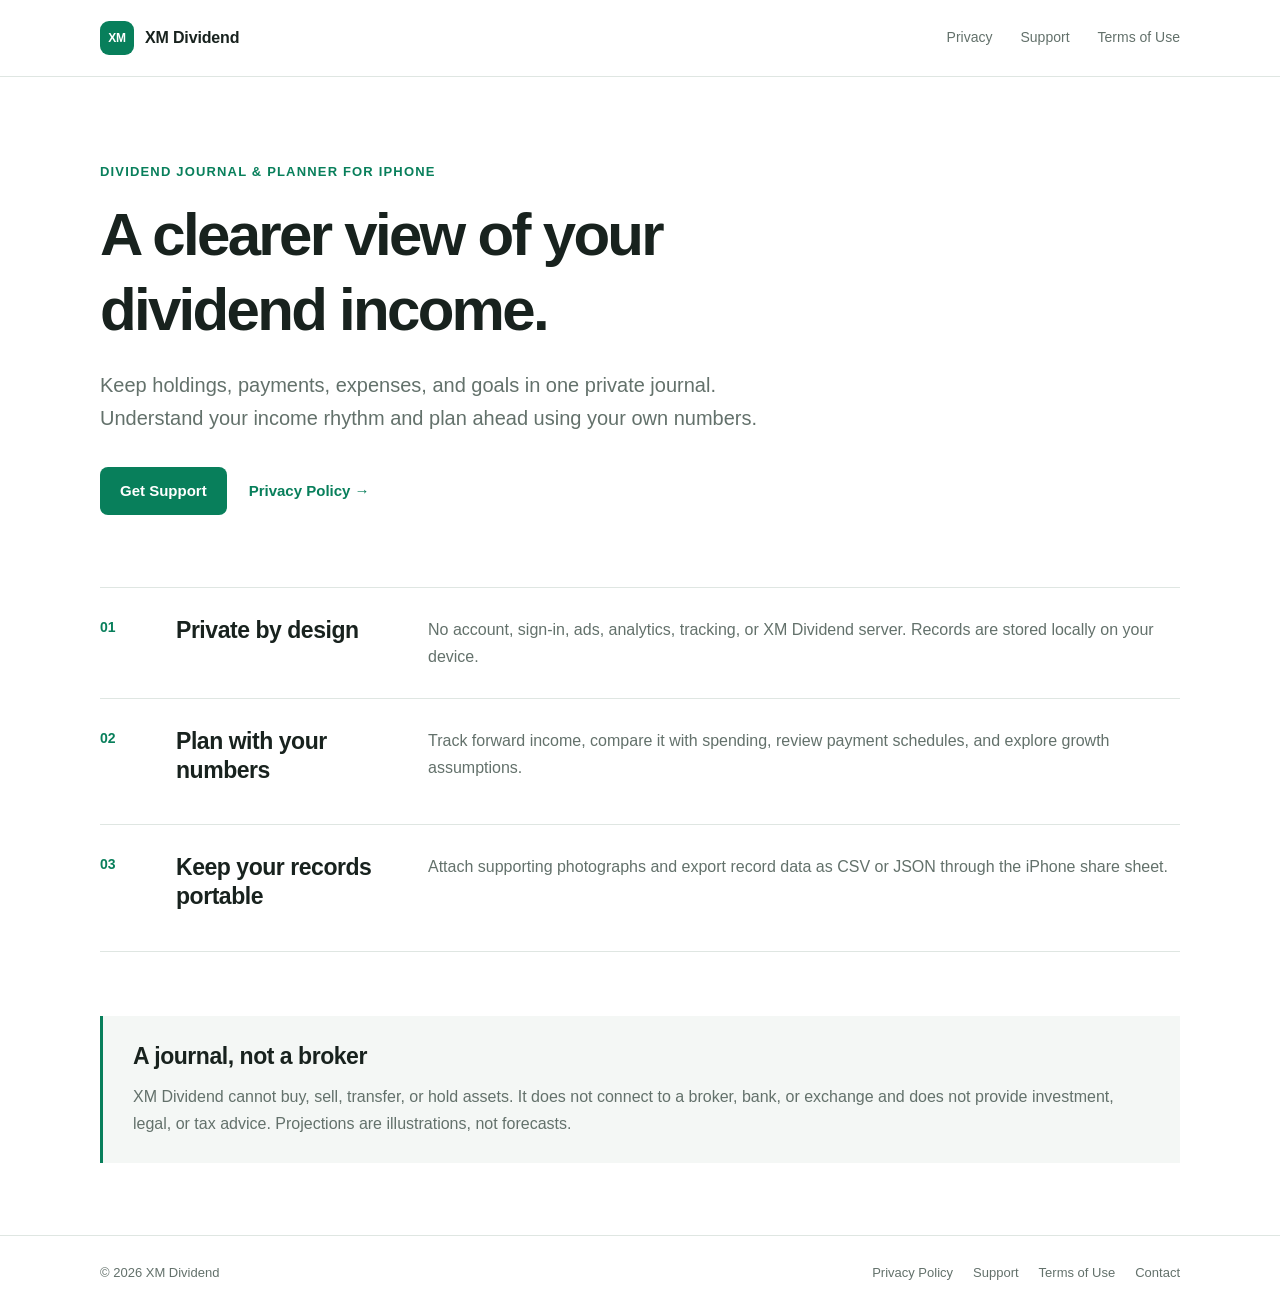
<file: index.html>
<!doctype html>
<html lang="en">
<head>
    <meta charset="utf-8">
    <meta name="viewport" content="width=device-width, initial-scale=1">
    <meta name="description" content="XM Dividend is a private dividend income journal and planner for iPhone. No account, ads, tracking, or server.">
    <title>XM Dividend — Dividend Journal &amp; Planner</title>
    <link rel="stylesheet" href="style.css">
</head>
<body>
    <a class="skip-link" href="#main">Skip to content</a>
    <header class="site-header">
        <div class="container header-inner">
            <a class="brand" href="index.html" aria-current="page"><span class="brand-mark">XM</span>XM Dividend</a>
            <nav class="site-nav" aria-label="Main navigation">
                <a href="privacy.html">Privacy</a>
                <a href="support.html">Support</a>
                <a href="terms.html">Terms of Use</a>
            </nav>
        </div>
    </header>

    <main id="main" class="container">
        <section class="hero">
            <p class="eyebrow">Dividend Journal &amp; Planner for iPhone</p>
            <h1>A clearer view of your dividend income.</h1>
            <p class="lead">Keep holdings, payments, expenses, and goals in one private journal. Understand your income rhythm and plan ahead using your own numbers.</p>
            <div class="actions">
                <a class="button" href="support.html">Get Support</a>
                <a class="text-link" href="privacy.html">Privacy Policy →</a>
            </div>
        </section>

        <ul class="feature-list" aria-label="Key features">
            <li class="feature">
                <span class="feature-number">01</span>
                <h2>Private by design</h2>
                <p>No account, sign-in, ads, analytics, tracking, or XM Dividend server. Records are stored locally on your device.</p>
            </li>
            <li class="feature">
                <span class="feature-number">02</span>
                <h2>Plan with your numbers</h2>
                <p>Track forward income, compare it with spending, review payment schedules, and explore growth assumptions.</p>
            </li>
            <li class="feature">
                <span class="feature-number">03</span>
                <h2>Keep your records portable</h2>
                <p>Attach supporting photographs and export record data as CSV or JSON through the iPhone share sheet.</p>
            </li>
        </ul>

        <section class="disclaimer" aria-label="Financial disclaimer">
            <h2>A journal, not a broker</h2>
            <p>XM Dividend cannot buy, sell, transfer, or hold assets. It does not connect to a broker, bank, or exchange and does not provide investment, legal, or tax advice. Projections are illustrations, not forecasts.</p>
        </section>
    </main>

    <footer class="site-footer">
        <div class="container footer-inner">
            <span>© 2026 XM Dividend</span>
            <div class="footer-links">
                <a href="privacy.html">Privacy Policy</a>
                <a href="support.html">Support</a>
                <a href="terms.html">Terms of Use</a>
                <a href="mailto:blickelias15122003@gmail.com">Contact</a>
            </div>
        </div>
    </footer>
</body>
</html>
</file>
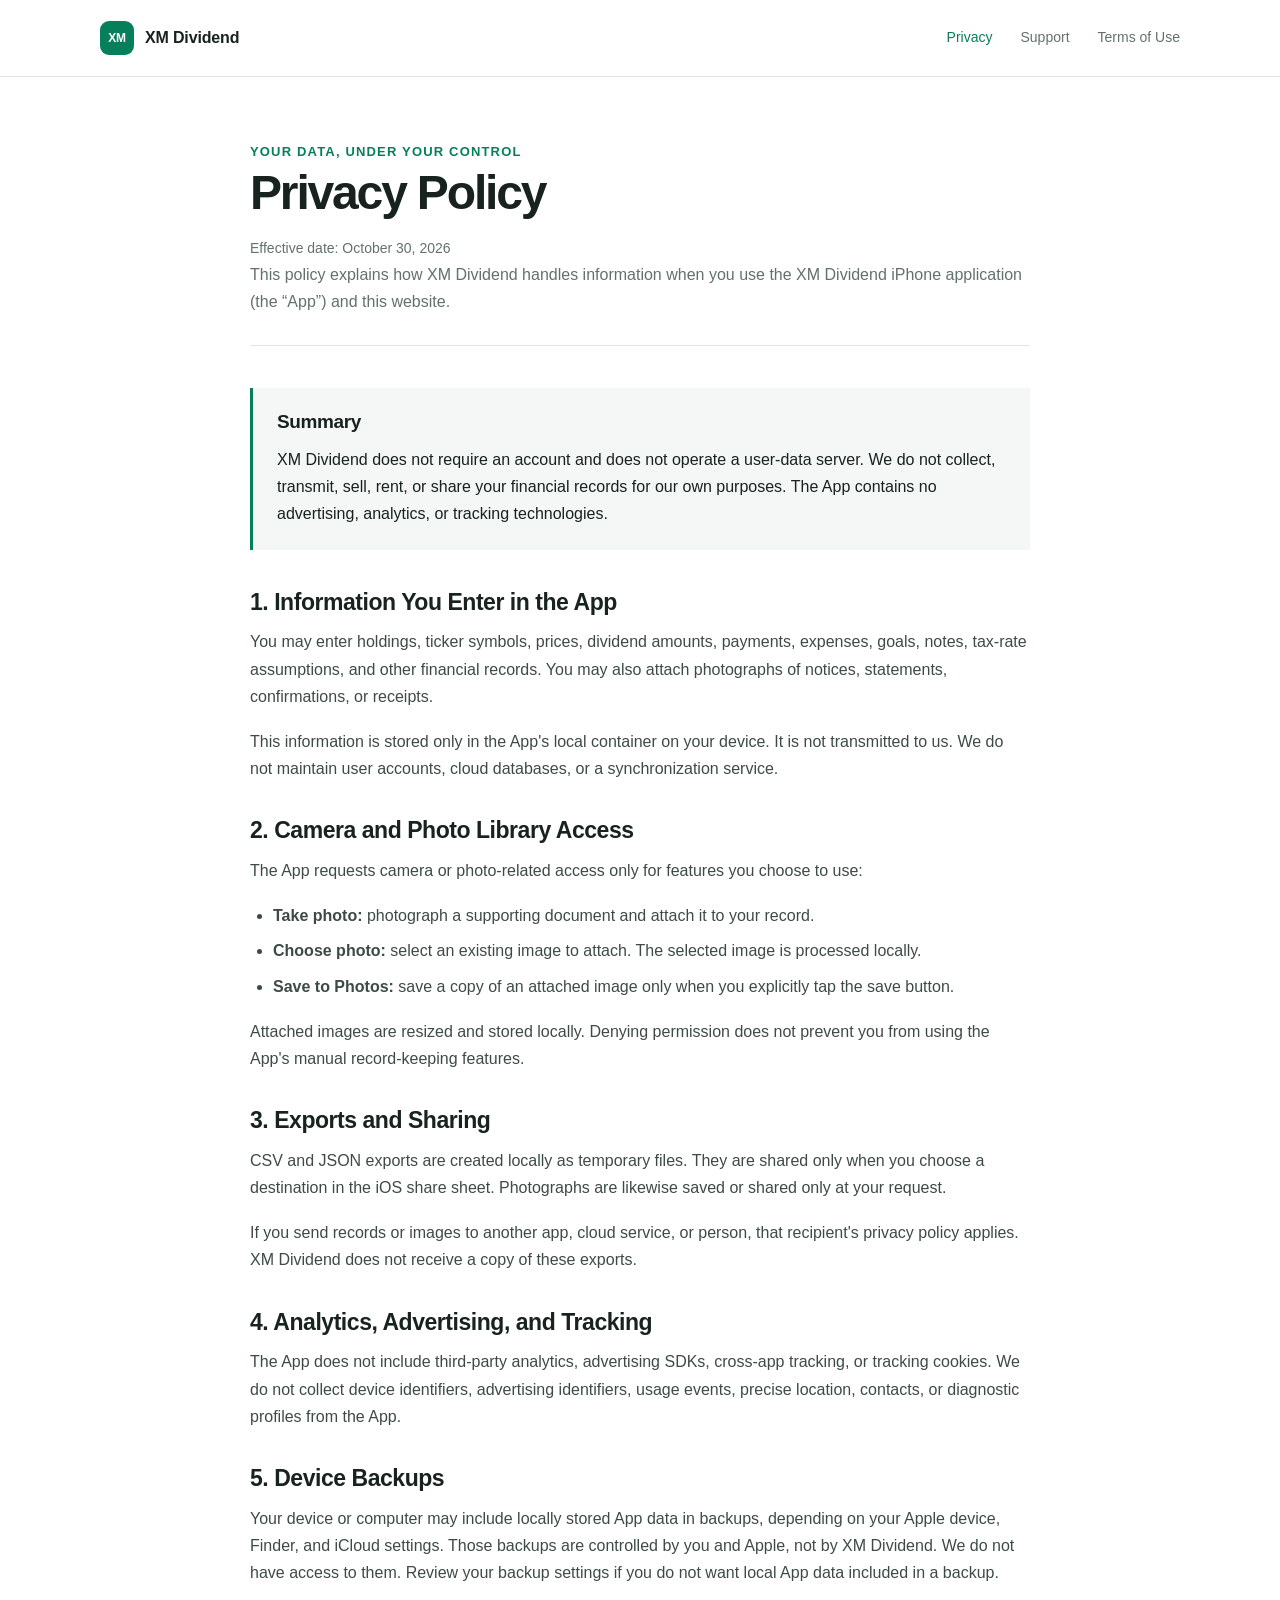
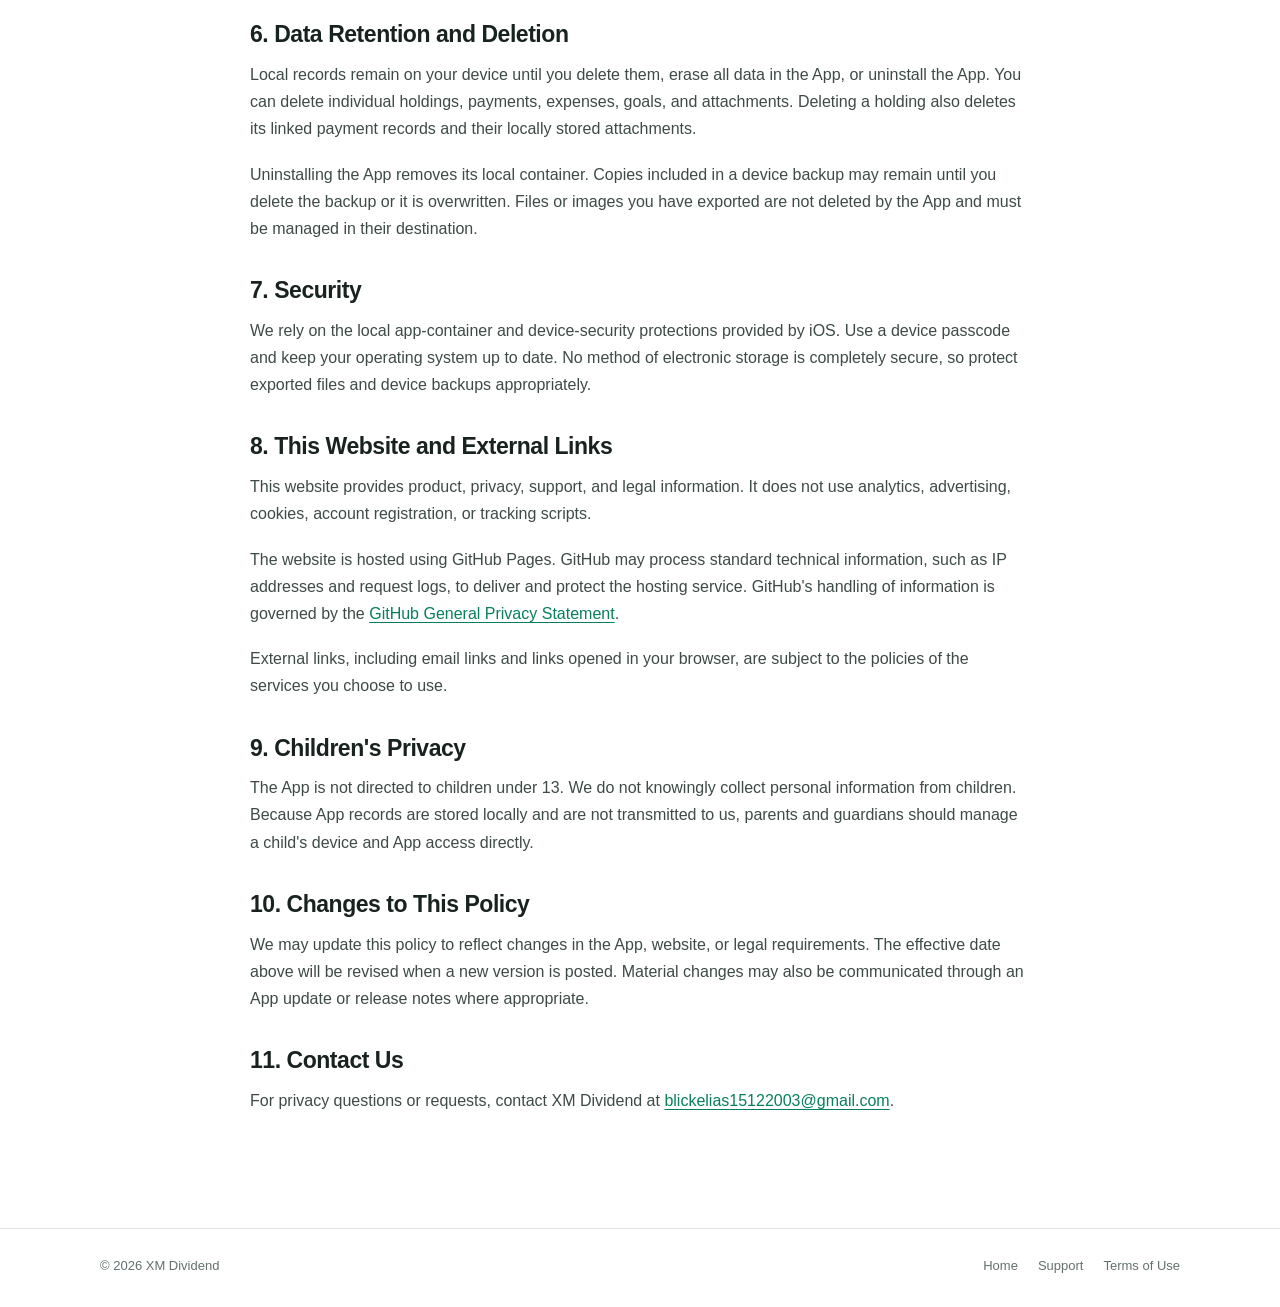
<file: privacy.html>
<!doctype html>
<html lang="en">
<head>
    <meta charset="utf-8">
    <meta name="viewport" content="width=device-width, initial-scale=1">
    <meta name="description" content="Privacy Policy for XM Dividend. No accounts, ads, analytics, tracking, or developer servers.">
    <title>Privacy Policy — XM Dividend</title>
    <link rel="stylesheet" href="style.css">
</head>
<body>
    <a class="skip-link" href="#main">Skip to content</a>
    <header class="site-header">
        <div class="container header-inner">
            <a class="brand" href="index.html"><span class="brand-mark">XM</span>XM Dividend</a>
            <nav class="site-nav" aria-label="Main navigation">
                <a href="privacy.html" aria-current="page">Privacy</a>
                <a href="support.html">Support</a>
                <a href="terms.html">Terms of Use</a>
            </nav>
        </div>
    </header>

    <main id="main" class="container page-main">
        <header class="page-heading">
            <p class="eyebrow">Your data, under your control</p>
            <h1>Privacy Policy</h1>
            <p class="meta">Effective date: October 30, 2026</p>
            <p>This policy explains how XM Dividend handles information when you use the XM Dividend iPhone application (the “App”) and this website.</p>
        </header>

        <section class="summary">
            <h2>Summary</h2>
            <p>XM Dividend does not require an account and does not operate a user-data server. We do not collect, transmit, sell, rent, or share your financial records for our own purposes. The App contains no advertising, analytics, or tracking technologies.</p>
        </section>

        <section class="content-section">
            <h2>1. Information You Enter in the App</h2>
            <p>You may enter holdings, ticker symbols, prices, dividend amounts, payments, expenses, goals, notes, tax-rate assumptions, and other financial records. You may also attach photographs of notices, statements, confirmations, or receipts.</p>
            <p>This information is stored only in the App's local container on your device. It is not transmitted to us. We do not maintain user accounts, cloud databases, or a synchronization service.</p>
        </section>

        <section class="content-section">
            <h2>2. Camera and Photo Library Access</h2>
            <p>The App requests camera or photo-related access only for features you choose to use:</p>
            <ul>
                <li><strong>Take photo:</strong> photograph a supporting document and attach it to your record.</li>
                <li><strong>Choose photo:</strong> select an existing image to attach. The selected image is processed locally.</li>
                <li><strong>Save to Photos:</strong> save a copy of an attached image only when you explicitly tap the save button.</li>
            </ul>
            <p>Attached images are resized and stored locally. Denying permission does not prevent you from using the App's manual record-keeping features.</p>
        </section>

        <section class="content-section">
            <h2>3. Exports and Sharing</h2>
            <p>CSV and JSON exports are created locally as temporary files. They are shared only when you choose a destination in the iOS share sheet. Photographs are likewise saved or shared only at your request.</p>
            <p>If you send records or images to another app, cloud service, or person, that recipient's privacy policy applies. XM Dividend does not receive a copy of these exports.</p>
        </section>

        <section class="content-section">
            <h2>4. Analytics, Advertising, and Tracking</h2>
            <p>The App does not include third-party analytics, advertising SDKs, cross-app tracking, or tracking cookies. We do not collect device identifiers, advertising identifiers, usage events, precise location, contacts, or diagnostic profiles from the App.</p>
        </section>

        <section class="content-section">
            <h2>5. Device Backups</h2>
            <p>Your device or computer may include locally stored App data in backups, depending on your Apple device, Finder, and iCloud settings. Those backups are controlled by you and Apple, not by XM Dividend. We do not have access to them. Review your backup settings if you do not want local App data included in a backup.</p>
        </section>

        <section class="content-section">
            <h2>6. Data Retention and Deletion</h2>
            <p>Local records remain on your device until you delete them, erase all data in the App, or uninstall the App. You can delete individual holdings, payments, expenses, goals, and attachments. Deleting a holding also deletes its linked payment records and their locally stored attachments.</p>
            <p>Uninstalling the App removes its local container. Copies included in a device backup may remain until you delete the backup or it is overwritten. Files or images you have exported are not deleted by the App and must be managed in their destination.</p>
        </section>

        <section class="content-section">
            <h2>7. Security</h2>
            <p>We rely on the local app-container and device-security protections provided by iOS. Use a device passcode and keep your operating system up to date. No method of electronic storage is completely secure, so protect exported files and device backups appropriately.</p>
        </section>

        <section class="content-section">
            <h2>8. This Website and External Links</h2>
            <p>This website provides product, privacy, support, and legal information. It does not use analytics, advertising, cookies, account registration, or tracking scripts.</p>
            <p>The website is hosted using GitHub Pages. GitHub may process standard technical information, such as IP addresses and request logs, to deliver and protect the hosting service. GitHub's handling of information is governed by the <a href="https://docs.github.com/en/site-policy/privacy-policies/github-general-privacy-statement">GitHub General Privacy Statement</a>.</p>
            <p>External links, including email links and links opened in your browser, are subject to the policies of the services you choose to use.</p>
        </section>

        <section class="content-section">
            <h2>9. Children's Privacy</h2>
            <p>The App is not directed to children under 13. We do not knowingly collect personal information from children. Because App records are stored locally and are not transmitted to us, parents and guardians should manage a child's device and App access directly.</p>
        </section>

        <section class="content-section">
            <h2>10. Changes to This Policy</h2>
            <p>We may update this policy to reflect changes in the App, website, or legal requirements. The effective date above will be revised when a new version is posted. Material changes may also be communicated through an App update or release notes where appropriate.</p>
        </section>

        <section class="content-section">
            <h2>11. Contact Us</h2>
            <p>For privacy questions or requests, contact XM Dividend at <a href="mailto:blickelias15122003@gmail.com?subject=XM%20Dividend%20Privacy">blickelias15122003@gmail.com</a>.</p>
        </section>
    </main>

    <footer class="site-footer">
        <div class="container footer-inner">
            <span>© 2026 XM Dividend</span>
            <div class="footer-links">
                <a href="index.html">Home</a>
                <a href="support.html">Support</a>
                <a href="terms.html">Terms of Use</a>
            </div>
        </div>
    </footer>
</body>
</html>
</file>
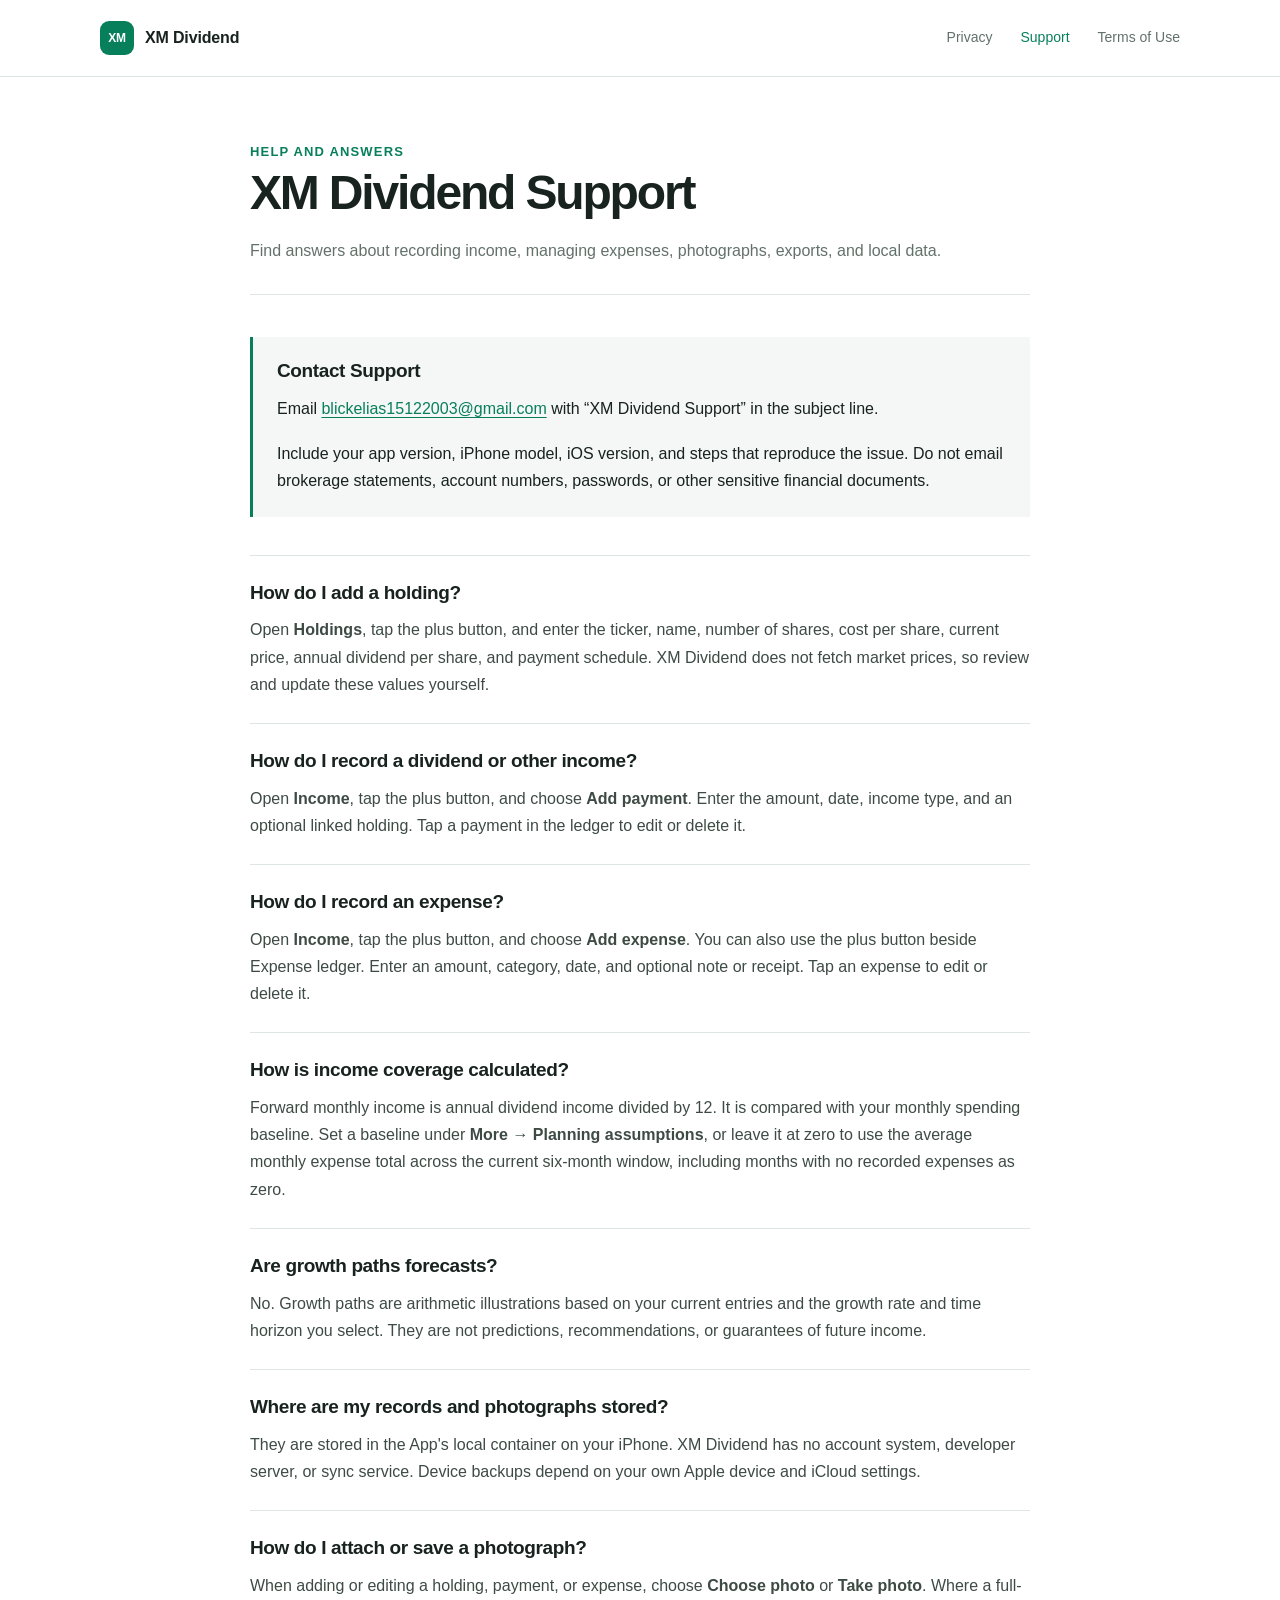
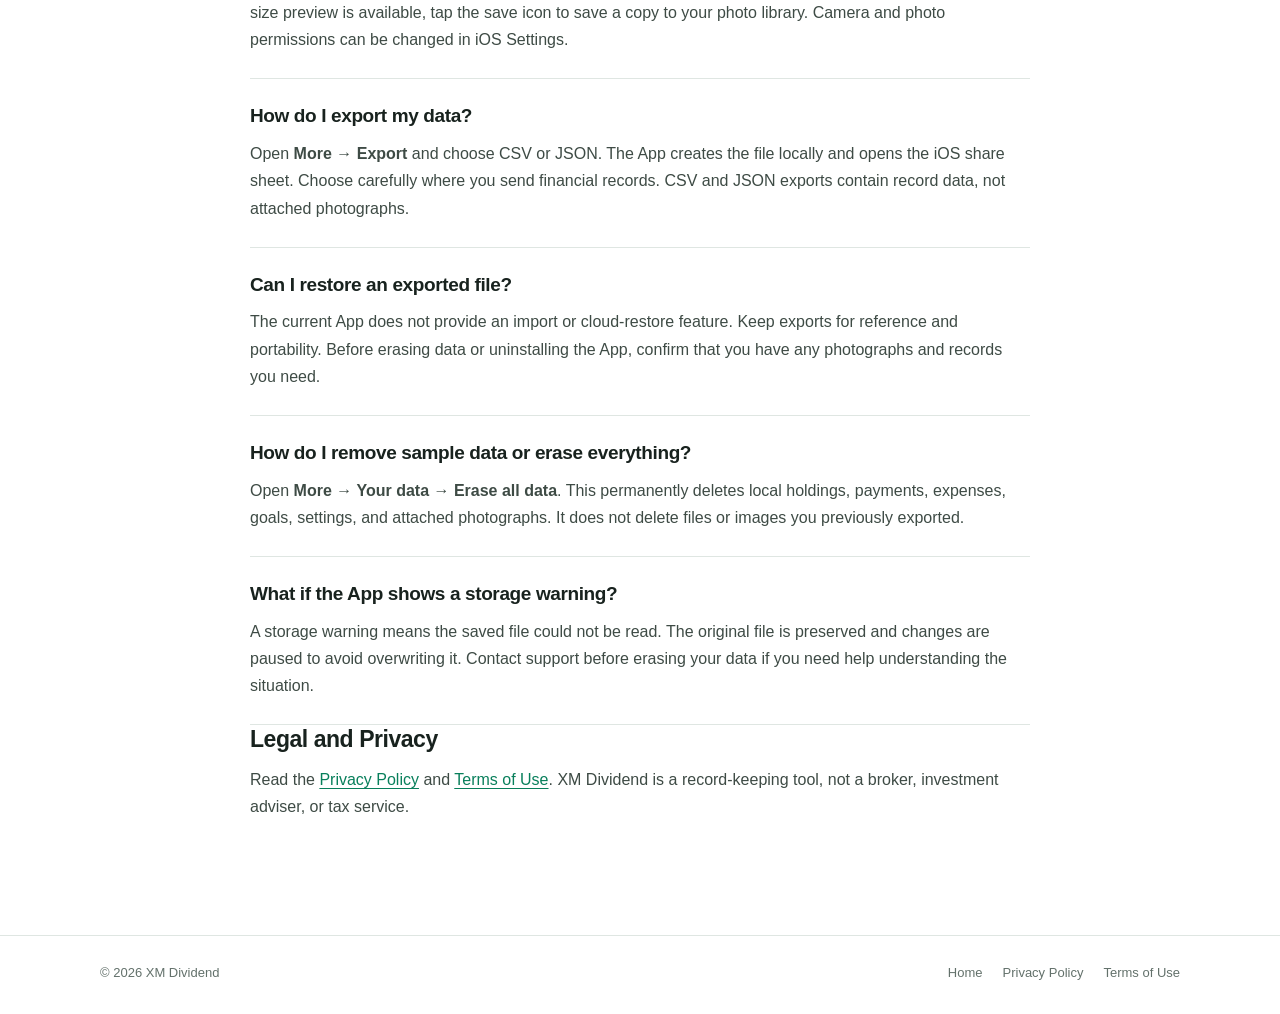
<file: support.html>
<!doctype html>
<html lang="en">
<head>
    <meta charset="utf-8">
    <meta name="viewport" content="width=device-width, initial-scale=1">
    <meta name="description" content="XM Dividend support, frequently asked questions, and contact information.">
    <title>Support — XM Dividend</title>
    <link rel="stylesheet" href="style.css">
</head>
<body>
    <a class="skip-link" href="#main">Skip to content</a>
    <header class="site-header">
        <div class="container header-inner">
            <a class="brand" href="index.html"><span class="brand-mark">XM</span>XM Dividend</a>
            <nav class="site-nav" aria-label="Main navigation">
                <a href="privacy.html">Privacy</a>
                <a href="support.html" aria-current="page">Support</a>
                <a href="terms.html">Terms of Use</a>
            </nav>
        </div>
    </header>

    <main id="main" class="container page-main">
        <header class="page-heading">
            <p class="eyebrow">Help and answers</p>
            <h1>XM Dividend Support</h1>
            <p>Find answers about recording income, managing expenses, photographs, exports, and local data.</p>
        </header>

        <section class="summary">
            <h2>Contact Support</h2>
            <p>Email <a href="mailto:blickelias15122003@gmail.com?subject=XM%20Dividend%20Support">blickelias15122003@gmail.com</a> with “XM Dividend Support” in the subject line.</p>
            <p>Include your app version, iPhone model, iOS version, and steps that reproduce the issue. Do not email brokerage statements, account numbers, passwords, or other sensitive financial documents.</p>
        </section>

        <div class="faq">
            <section class="content-section">
                <h2>How do I add a holding?</h2>
                <p>Open <strong>Holdings</strong>, tap the plus button, and enter the ticker, name, number of shares, cost per share, current price, annual dividend per share, and payment schedule. XM Dividend does not fetch market prices, so review and update these values yourself.</p>
            </section>

            <section class="content-section">
                <h2>How do I record a dividend or other income?</h2>
                <p>Open <strong>Income</strong>, tap the plus button, and choose <strong>Add payment</strong>. Enter the amount, date, income type, and an optional linked holding. Tap a payment in the ledger to edit or delete it.</p>
            </section>

            <section class="content-section">
                <h2>How do I record an expense?</h2>
                <p>Open <strong>Income</strong>, tap the plus button, and choose <strong>Add expense</strong>. You can also use the plus button beside Expense ledger. Enter an amount, category, date, and optional note or receipt. Tap an expense to edit or delete it.</p>
            </section>

            <section class="content-section">
                <h2>How is income coverage calculated?</h2>
                <p>Forward monthly income is annual dividend income divided by 12. It is compared with your monthly spending baseline. Set a baseline under <strong>More → Planning assumptions</strong>, or leave it at zero to use the average monthly expense total across the current six-month window, including months with no recorded expenses as zero.</p>
            </section>

            <section class="content-section">
                <h2>Are growth paths forecasts?</h2>
                <p>No. Growth paths are arithmetic illustrations based on your current entries and the growth rate and time horizon you select. They are not predictions, recommendations, or guarantees of future income.</p>
            </section>

            <section class="content-section">
                <h2>Where are my records and photographs stored?</h2>
                <p>They are stored in the App's local container on your iPhone. XM Dividend has no account system, developer server, or sync service. Device backups depend on your own Apple device and iCloud settings.</p>
            </section>

            <section class="content-section">
                <h2>How do I attach or save a photograph?</h2>
                <p>When adding or editing a holding, payment, or expense, choose <strong>Choose photo</strong> or <strong>Take photo</strong>. Where a full-size preview is available, tap the save icon to save a copy to your photo library. Camera and photo permissions can be changed in iOS Settings.</p>
            </section>

            <section class="content-section">
                <h2>How do I export my data?</h2>
                <p>Open <strong>More → Export</strong> and choose CSV or JSON. The App creates the file locally and opens the iOS share sheet. Choose carefully where you send financial records. CSV and JSON exports contain record data, not attached photographs.</p>
            </section>

            <section class="content-section">
                <h2>Can I restore an exported file?</h2>
                <p>The current App does not provide an import or cloud-restore feature. Keep exports for reference and portability. Before erasing data or uninstalling the App, confirm that you have any photographs and records you need.</p>
            </section>

            <section class="content-section">
                <h2>How do I remove sample data or erase everything?</h2>
                <p>Open <strong>More → Your data → Erase all data</strong>. This permanently deletes local holdings, payments, expenses, goals, settings, and attached photographs. It does not delete files or images you previously exported.</p>
            </section>

            <section class="content-section">
                <h2>What if the App shows a storage warning?</h2>
                <p>A storage warning means the saved file could not be read. The original file is preserved and changes are paused to avoid overwriting it. Contact support before erasing your data if you need help understanding the situation.</p>
            </section>
        </div>

        <section class="content-section">
            <h2>Legal and Privacy</h2>
            <p>Read the <a href="privacy.html">Privacy Policy</a> and <a href="terms.html">Terms of Use</a>. XM Dividend is a record-keeping tool, not a broker, investment adviser, or tax service.</p>
        </section>
    </main>

    <footer class="site-footer">
        <div class="container footer-inner">
            <span>© 2026 XM Dividend</span>
            <div class="footer-links">
                <a href="index.html">Home</a>
                <a href="privacy.html">Privacy Policy</a>
                <a href="terms.html">Terms of Use</a>
            </div>
        </div>
    </footer>
</body>
</html>
</file>
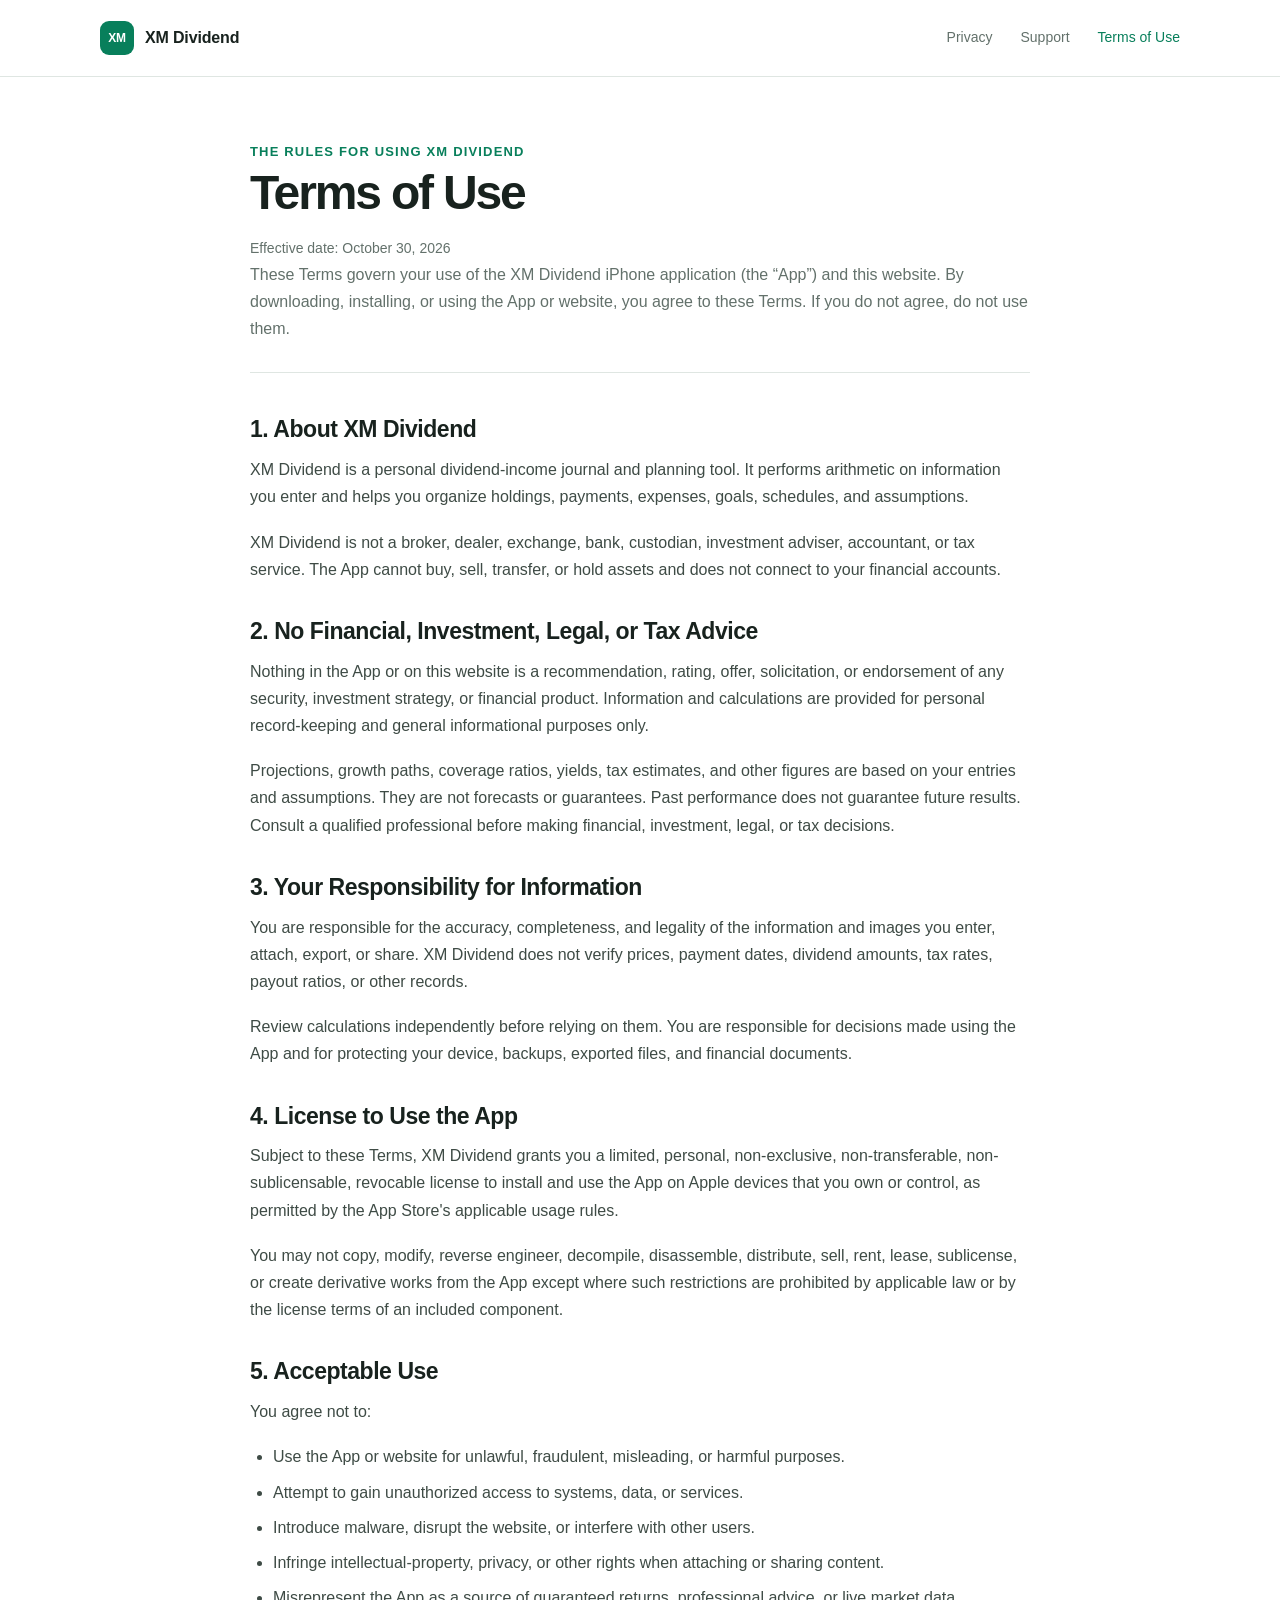
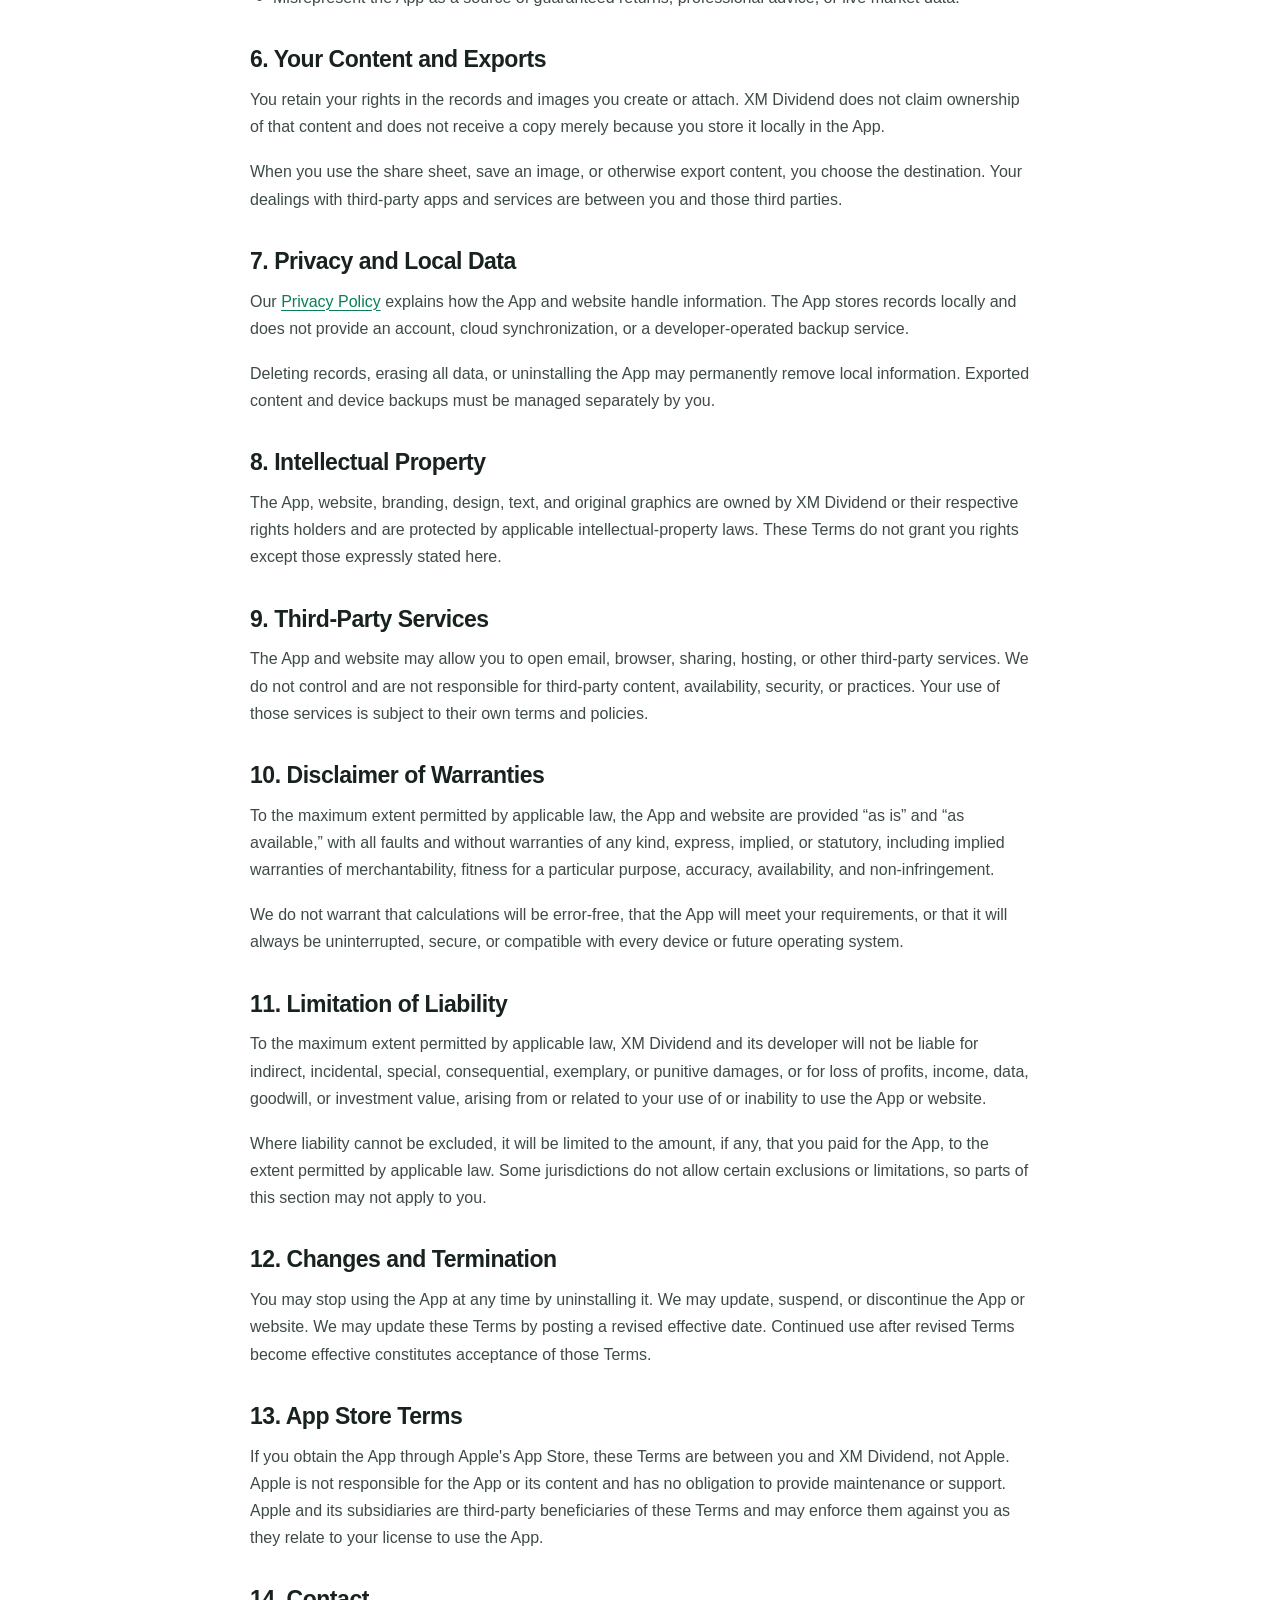
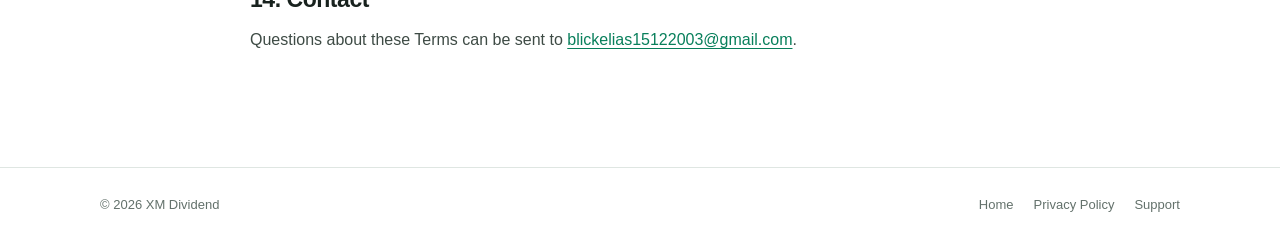
<file: terms.html>
<!doctype html>
<html lang="en">
<head>
    <meta charset="utf-8">
    <meta name="viewport" content="width=device-width, initial-scale=1">
    <meta name="description" content="Terms of Use for the XM Dividend iPhone application and website.">
    <title>Terms of Use — XM Dividend</title>
    <link rel="stylesheet" href="style.css">
</head>
<body>
    <a class="skip-link" href="#main">Skip to content</a>
    <header class="site-header">
        <div class="container header-inner">
            <a class="brand" href="index.html"><span class="brand-mark">XM</span>XM Dividend</a>
            <nav class="site-nav" aria-label="Main navigation">
                <a href="privacy.html">Privacy</a>
                <a href="support.html">Support</a>
                <a href="terms.html" aria-current="page">Terms of Use</a>
            </nav>
        </div>
    </header>

    <main id="main" class="container page-main">
        <header class="page-heading">
            <p class="eyebrow">The rules for using XM Dividend</p>
            <h1>Terms of Use</h1>
            <p class="meta">Effective date: October 30, 2026</p>
            <p>These Terms govern your use of the XM Dividend iPhone application (the “App”) and this website. By downloading, installing, or using the App or website, you agree to these Terms. If you do not agree, do not use them.</p>
        </header>

        <section class="content-section">
            <h2>1. About XM Dividend</h2>
            <p>XM Dividend is a personal dividend-income journal and planning tool. It performs arithmetic on information you enter and helps you organize holdings, payments, expenses, goals, schedules, and assumptions.</p>
            <p>XM Dividend is not a broker, dealer, exchange, bank, custodian, investment adviser, accountant, or tax service. The App cannot buy, sell, transfer, or hold assets and does not connect to your financial accounts.</p>
        </section>

        <section class="content-section">
            <h2>2. No Financial, Investment, Legal, or Tax Advice</h2>
            <p>Nothing in the App or on this website is a recommendation, rating, offer, solicitation, or endorsement of any security, investment strategy, or financial product. Information and calculations are provided for personal record-keeping and general informational purposes only.</p>
            <p>Projections, growth paths, coverage ratios, yields, tax estimates, and other figures are based on your entries and assumptions. They are not forecasts or guarantees. Past performance does not guarantee future results. Consult a qualified professional before making financial, investment, legal, or tax decisions.</p>
        </section>

        <section class="content-section">
            <h2>3. Your Responsibility for Information</h2>
            <p>You are responsible for the accuracy, completeness, and legality of the information and images you enter, attach, export, or share. XM Dividend does not verify prices, payment dates, dividend amounts, tax rates, payout ratios, or other records.</p>
            <p>Review calculations independently before relying on them. You are responsible for decisions made using the App and for protecting your device, backups, exported files, and financial documents.</p>
        </section>

        <section class="content-section">
            <h2>4. License to Use the App</h2>
            <p>Subject to these Terms, XM Dividend grants you a limited, personal, non-exclusive, non-transferable, non-sublicensable, revocable license to install and use the App on Apple devices that you own or control, as permitted by the App Store's applicable usage rules.</p>
            <p>You may not copy, modify, reverse engineer, decompile, disassemble, distribute, sell, rent, lease, sublicense, or create derivative works from the App except where such restrictions are prohibited by applicable law or by the license terms of an included component.</p>
        </section>

        <section class="content-section">
            <h2>5. Acceptable Use</h2>
            <p>You agree not to:</p>
            <ul>
                <li>Use the App or website for unlawful, fraudulent, misleading, or harmful purposes.</li>
                <li>Attempt to gain unauthorized access to systems, data, or services.</li>
                <li>Introduce malware, disrupt the website, or interfere with other users.</li>
                <li>Infringe intellectual-property, privacy, or other rights when attaching or sharing content.</li>
                <li>Misrepresent the App as a source of guaranteed returns, professional advice, or live market data.</li>
            </ul>
        </section>

        <section class="content-section">
            <h2>6. Your Content and Exports</h2>
            <p>You retain your rights in the records and images you create or attach. XM Dividend does not claim ownership of that content and does not receive a copy merely because you store it locally in the App.</p>
            <p>When you use the share sheet, save an image, or otherwise export content, you choose the destination. Your dealings with third-party apps and services are between you and those third parties.</p>
        </section>

        <section class="content-section">
            <h2>7. Privacy and Local Data</h2>
            <p>Our <a href="privacy.html">Privacy Policy</a> explains how the App and website handle information. The App stores records locally and does not provide an account, cloud synchronization, or a developer-operated backup service.</p>
            <p>Deleting records, erasing all data, or uninstalling the App may permanently remove local information. Exported content and device backups must be managed separately by you.</p>
        </section>

        <section class="content-section">
            <h2>8. Intellectual Property</h2>
            <p>The App, website, branding, design, text, and original graphics are owned by XM Dividend or their respective rights holders and are protected by applicable intellectual-property laws. These Terms do not grant you rights except those expressly stated here.</p>
        </section>

        <section class="content-section">
            <h2>9. Third-Party Services</h2>
            <p>The App and website may allow you to open email, browser, sharing, hosting, or other third-party services. We do not control and are not responsible for third-party content, availability, security, or practices. Your use of those services is subject to their own terms and policies.</p>
        </section>

        <section class="content-section">
            <h2>10. Disclaimer of Warranties</h2>
            <p>To the maximum extent permitted by applicable law, the App and website are provided “as is” and “as available,” with all faults and without warranties of any kind, express, implied, or statutory, including implied warranties of merchantability, fitness for a particular purpose, accuracy, availability, and non-infringement.</p>
            <p>We do not warrant that calculations will be error-free, that the App will meet your requirements, or that it will always be uninterrupted, secure, or compatible with every device or future operating system.</p>
        </section>

        <section class="content-section">
            <h2>11. Limitation of Liability</h2>
            <p>To the maximum extent permitted by applicable law, XM Dividend and its developer will not be liable for indirect, incidental, special, consequential, exemplary, or punitive damages, or for loss of profits, income, data, goodwill, or investment value, arising from or related to your use of or inability to use the App or website.</p>
            <p>Where liability cannot be excluded, it will be limited to the amount, if any, that you paid for the App, to the extent permitted by applicable law. Some jurisdictions do not allow certain exclusions or limitations, so parts of this section may not apply to you.</p>
        </section>

        <section class="content-section">
            <h2>12. Changes and Termination</h2>
            <p>You may stop using the App at any time by uninstalling it. We may update, suspend, or discontinue the App or website. We may update these Terms by posting a revised effective date. Continued use after revised Terms become effective constitutes acceptance of those Terms.</p>
        </section>

        <section class="content-section">
            <h2>13. App Store Terms</h2>
            <p>If you obtain the App through Apple's App Store, these Terms are between you and XM Dividend, not Apple. Apple is not responsible for the App or its content and has no obligation to provide maintenance or support. Apple and its subsidiaries are third-party beneficiaries of these Terms and may enforce them against you as they relate to your license to use the App.</p>
        </section>

        <section class="content-section">
            <h2>14. Contact</h2>
            <p>Questions about these Terms can be sent to <a href="mailto:blickelias15122003@gmail.com?subject=XM%20Dividend%20Terms">blickelias15122003@gmail.com</a>.</p>
        </section>
    </main>

    <footer class="site-footer">
        <div class="container footer-inner">
            <span>© 2026 XM Dividend</span>
            <div class="footer-links">
                <a href="index.html">Home</a>
                <a href="privacy.html">Privacy Policy</a>
                <a href="support.html">Support</a>
            </div>
        </div>
    </footer>
</body>
</html>
</file>
<file: style.css>
:root {
    color-scheme: light;
    --page: #ffffff;
    --soft: #f4f7f5;
    --text: #18221e;
    --muted: #63716b;
    --accent: #087f5b;
    --accent-dark: #066348;
    --line: #dfe6e2;
}

* { box-sizing: border-box; }

html { scroll-behavior: smooth; }

body {
    margin: 0;
    background: var(--page);
    color: var(--text);
    font-family: -apple-system, BlinkMacSystemFont, "Segoe UI", Arial, sans-serif;
    font-size: 16px;
    line-height: 1.7;
    -webkit-font-smoothing: antialiased;
}

a {
    color: var(--accent);
    text-decoration-thickness: 1px;
    text-underline-offset: 3px;
    overflow-wrap: anywhere;
}

a:hover { color: var(--accent-dark); }

.skip-link {
    position: absolute;
    top: -80px;
    left: 16px;
    z-index: 10;
    padding: 8px 14px;
    background: var(--text);
    color: #fff;
}

.skip-link:focus { top: 12px; }

.container {
    width: min(1080px, calc(100% - 48px));
    margin: 0 auto;
}

.site-header {
    background: #fff;
    border-bottom: 1px solid var(--line);
}

.header-inner {
    min-height: 76px;
    display: flex;
    align-items: center;
    justify-content: space-between;
    gap: 28px;
}

.brand {
    display: inline-flex;
    align-items: center;
    gap: 11px;
    color: var(--text);
    font-size: 16px;
    font-weight: 700;
    letter-spacing: -0.01em;
    text-decoration: none;
    white-space: nowrap;
}

.brand-mark {
    display: inline-grid;
    width: 34px;
    height: 34px;
    place-items: center;
    border-radius: 9px;
    background: var(--accent);
    color: #fff;
    font-size: 12px;
    font-weight: 800;
    letter-spacing: -0.03em;
}

.site-nav {
    display: flex;
    align-items: center;
    gap: 28px;
}

.site-nav a {
    color: var(--muted);
    font-size: 14px;
    text-decoration: none;
}

.site-nav a:hover,
.site-nav a[aria-current="page"] { color: var(--accent); }

.hero {
    max-width: 790px;
    padding: 84px 0 72px;
}

.eyebrow {
    margin: 0 0 14px;
    color: var(--accent);
    font-size: 13px;
    font-weight: 700;
    letter-spacing: 0.09em;
    text-transform: uppercase;
}

h1, h2, h3 {
    color: var(--text);
    line-height: 1.25;
}

h1 {
    margin: 0 0 22px;
    font-size: clamp(38px, 6vw, 60px);
    letter-spacing: -0.045em;
}

h2 {
    margin: 0 0 12px;
    font-size: 23px;
    letter-spacing: -0.02em;
}

h3 {
    margin: 0 0 8px;
    font-size: 17px;
}

p { margin: 0 0 18px; }

.lead {
    max-width: 690px;
    color: var(--muted);
    font-size: 20px;
    line-height: 1.65;
}

.actions {
    display: flex;
    flex-wrap: wrap;
    align-items: center;
    gap: 22px;
    margin-top: 32px;
}

.button {
    display: inline-block;
    padding: 11px 20px;
    border-radius: 8px;
    background: var(--accent);
    color: #fff;
    font-size: 15px;
    font-weight: 650;
    text-decoration: none;
}

.button:hover { background: var(--accent-dark); color: #fff; }

.text-link {
    font-size: 15px;
    font-weight: 600;
    text-decoration: none;
}

.feature-list {
    margin: 0;
    padding: 0 0 64px;
    list-style: none;
}

.feature {
    display: grid;
    grid-template-columns: 54px 230px 1fr;
    gap: 22px;
    align-items: start;
    padding: 28px 0;
    border-top: 1px solid var(--line);
}

.feature:last-child { border-bottom: 1px solid var(--line); }
.feature-number { color: var(--accent); font-size: 14px; font-weight: 700; }
.feature p { margin: 0; color: var(--muted); }

.disclaimer {
    margin-bottom: 72px;
    padding: 26px 30px;
    background: var(--soft);
    border-left: 3px solid var(--accent);
}

.disclaimer p { margin: 0; color: var(--muted); }

.page-main {
    max-width: 780px;
    padding-top: 64px;
    padding-bottom: 80px;
}

.page-heading {
    margin-bottom: 42px;
    padding-bottom: 30px;
    border-bottom: 1px solid var(--line);
}

.page-heading h1 {
    margin-bottom: 14px;
    font-size: clamp(36px, 5vw, 48px);
}

.page-heading p { margin-bottom: 0; color: var(--muted); }
.page-heading .eyebrow { color: var(--accent); }

.summary {
    margin: 0 0 38px;
    padding: 22px 24px;
    background: var(--soft);
    border-left: 3px solid var(--accent);
}

.summary h2 { font-size: 19px; }
.summary p:last-child { margin-bottom: 0; }

.content-section {
    margin-bottom: 34px;
}

.content-section p,
.content-section li { color: #3e4b45; }
.content-section p:last-child { margin-bottom: 0; }
.content-section ul { margin: 12px 0 18px; padding-left: 23px; }
.content-section li + li { margin-top: 8px; }

.faq {
    border-top: 1px solid var(--line);
}

.faq .content-section {
    margin: 0;
    padding: 25px 0;
    border-bottom: 1px solid var(--line);
}

.faq h2 { font-size: 19px; }

.meta {
    font-size: 14px;
}

.site-footer {
    border-top: 1px solid var(--line);
    background: #fff;
}

.footer-inner {
    display: flex;
    justify-content: space-between;
    gap: 24px;
    padding-top: 26px;
    padding-bottom: 30px;
    color: var(--muted);
    font-size: 13px;
}

.footer-links {
    display: flex;
    flex-wrap: wrap;
    gap: 20px;
}

.footer-links a { color: var(--muted); text-decoration: none; }
.footer-links a:hover { color: var(--accent); }

@media (max-width: 680px) {
    .container { width: calc(100% - 36px); }
    .header-inner { align-items: flex-start; flex-direction: column; gap: 12px; padding: 18px 0; }
    .site-nav { width: 100%; justify-content: space-between; gap: 12px; }
    .hero { padding: 56px 0 46px; }
    .lead { font-size: 18px; }
    .feature { grid-template-columns: 38px 1fr; gap: 14px; }
    .feature p { grid-column: 2; }
    .feature-list { padding-bottom: 44px; }
    .disclaimer { margin-bottom: 50px; padding: 22px; }
    .page-main { padding-top: 44px; padding-bottom: 56px; }
    .page-heading { margin-bottom: 30px; padding-bottom: 24px; }
    .footer-inner { flex-direction: column; gap: 12px; }
}
</file>
